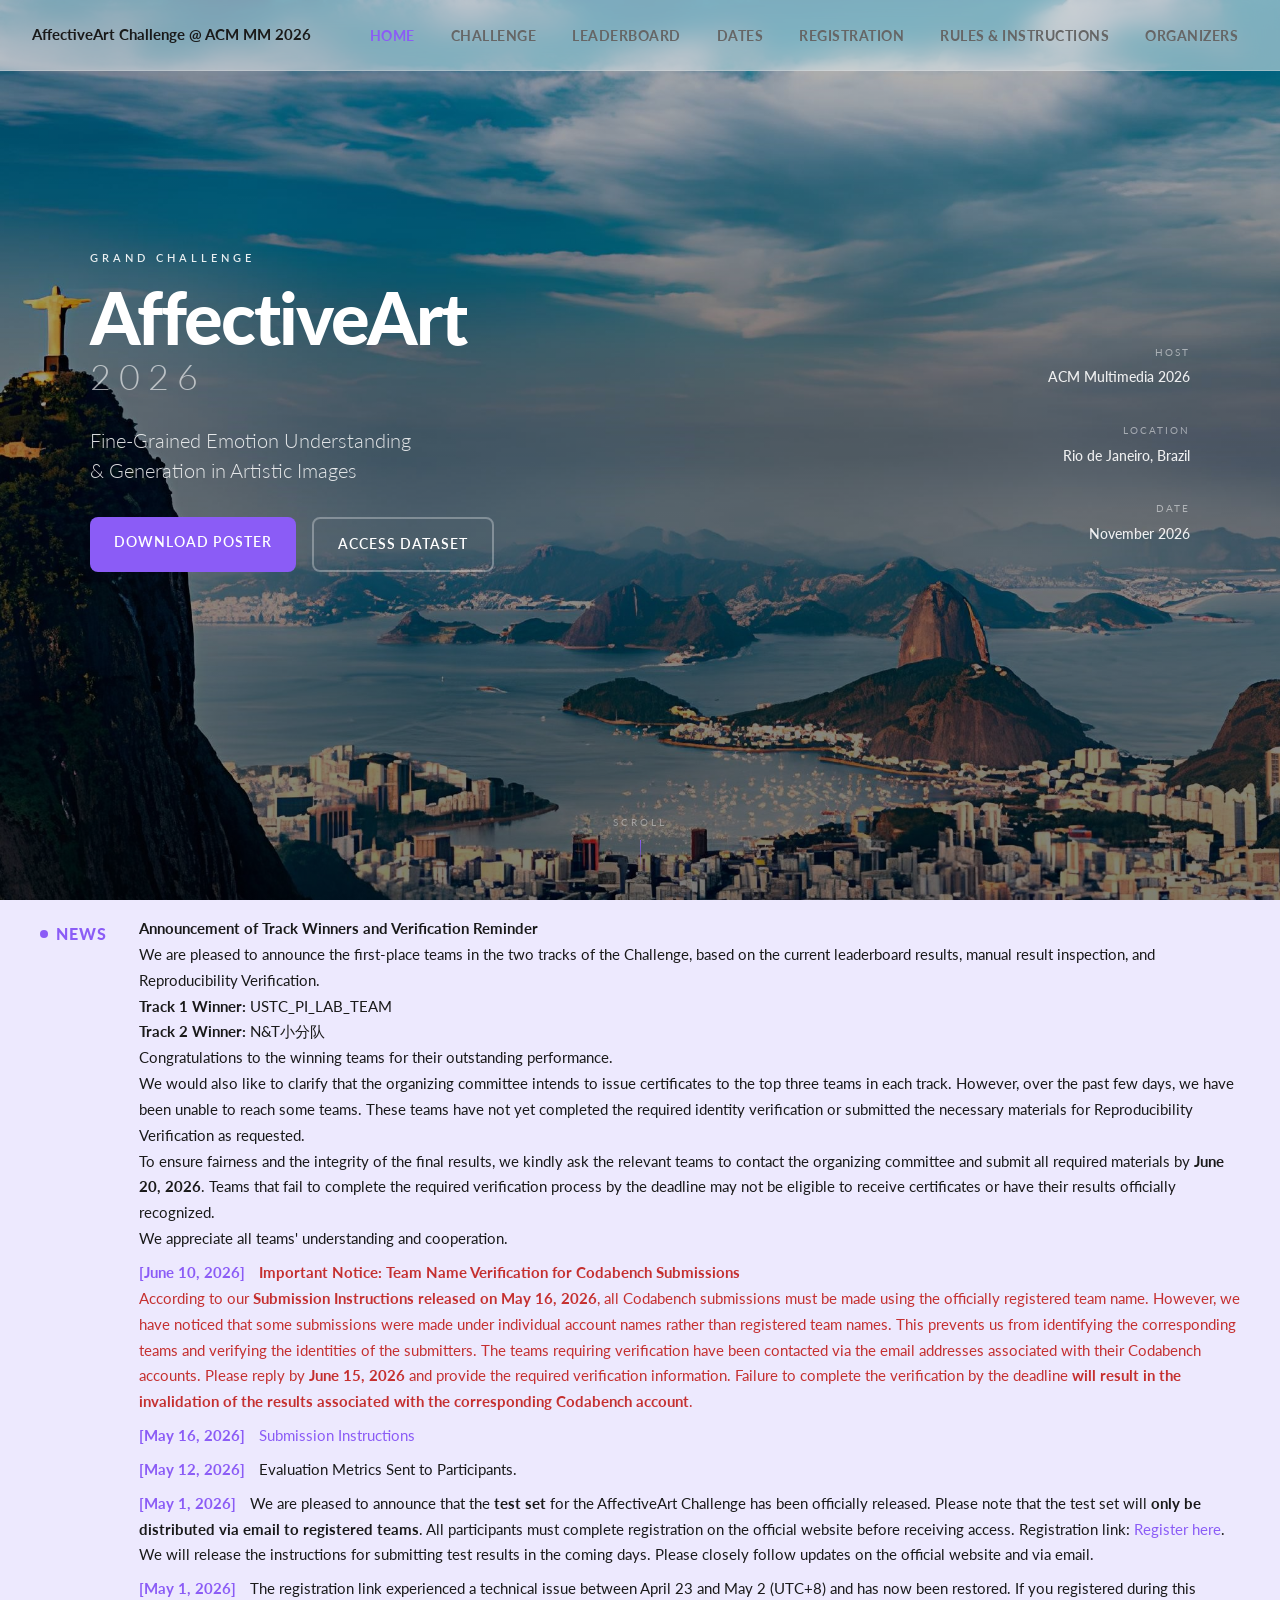
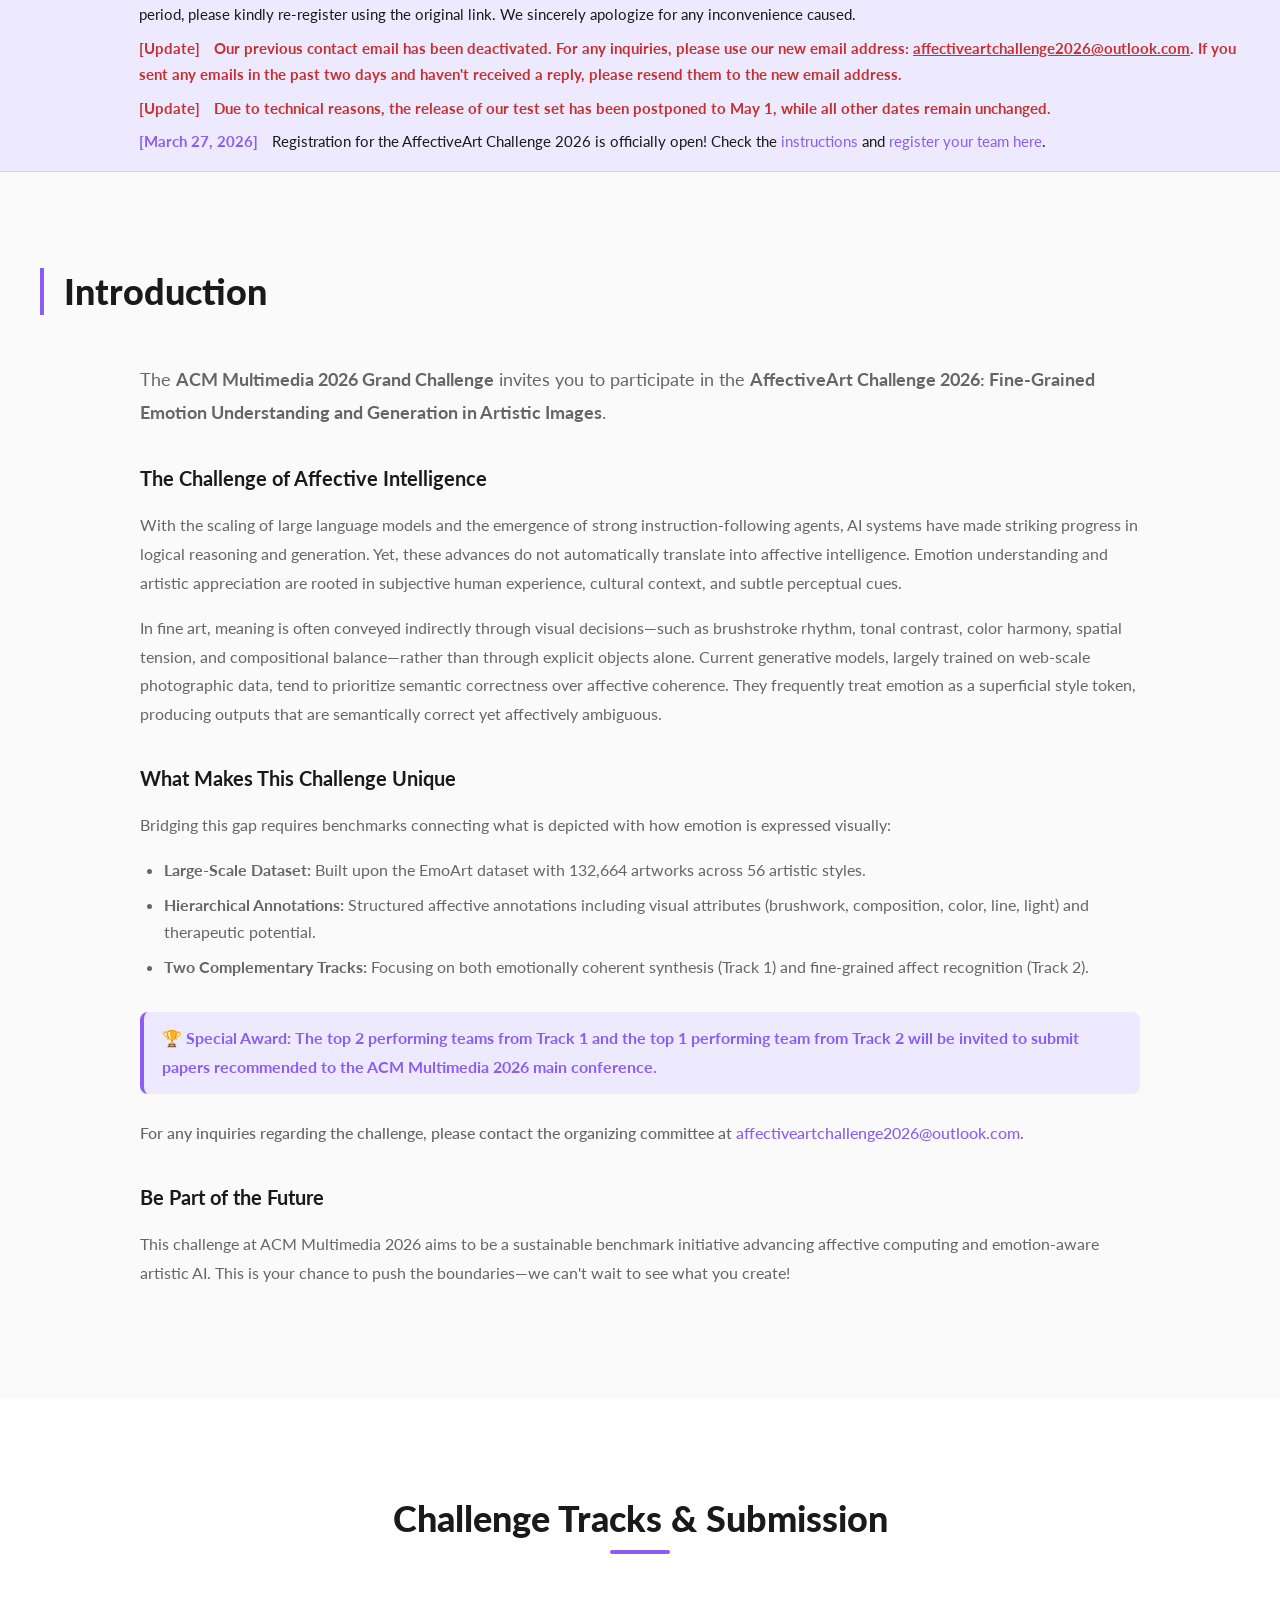
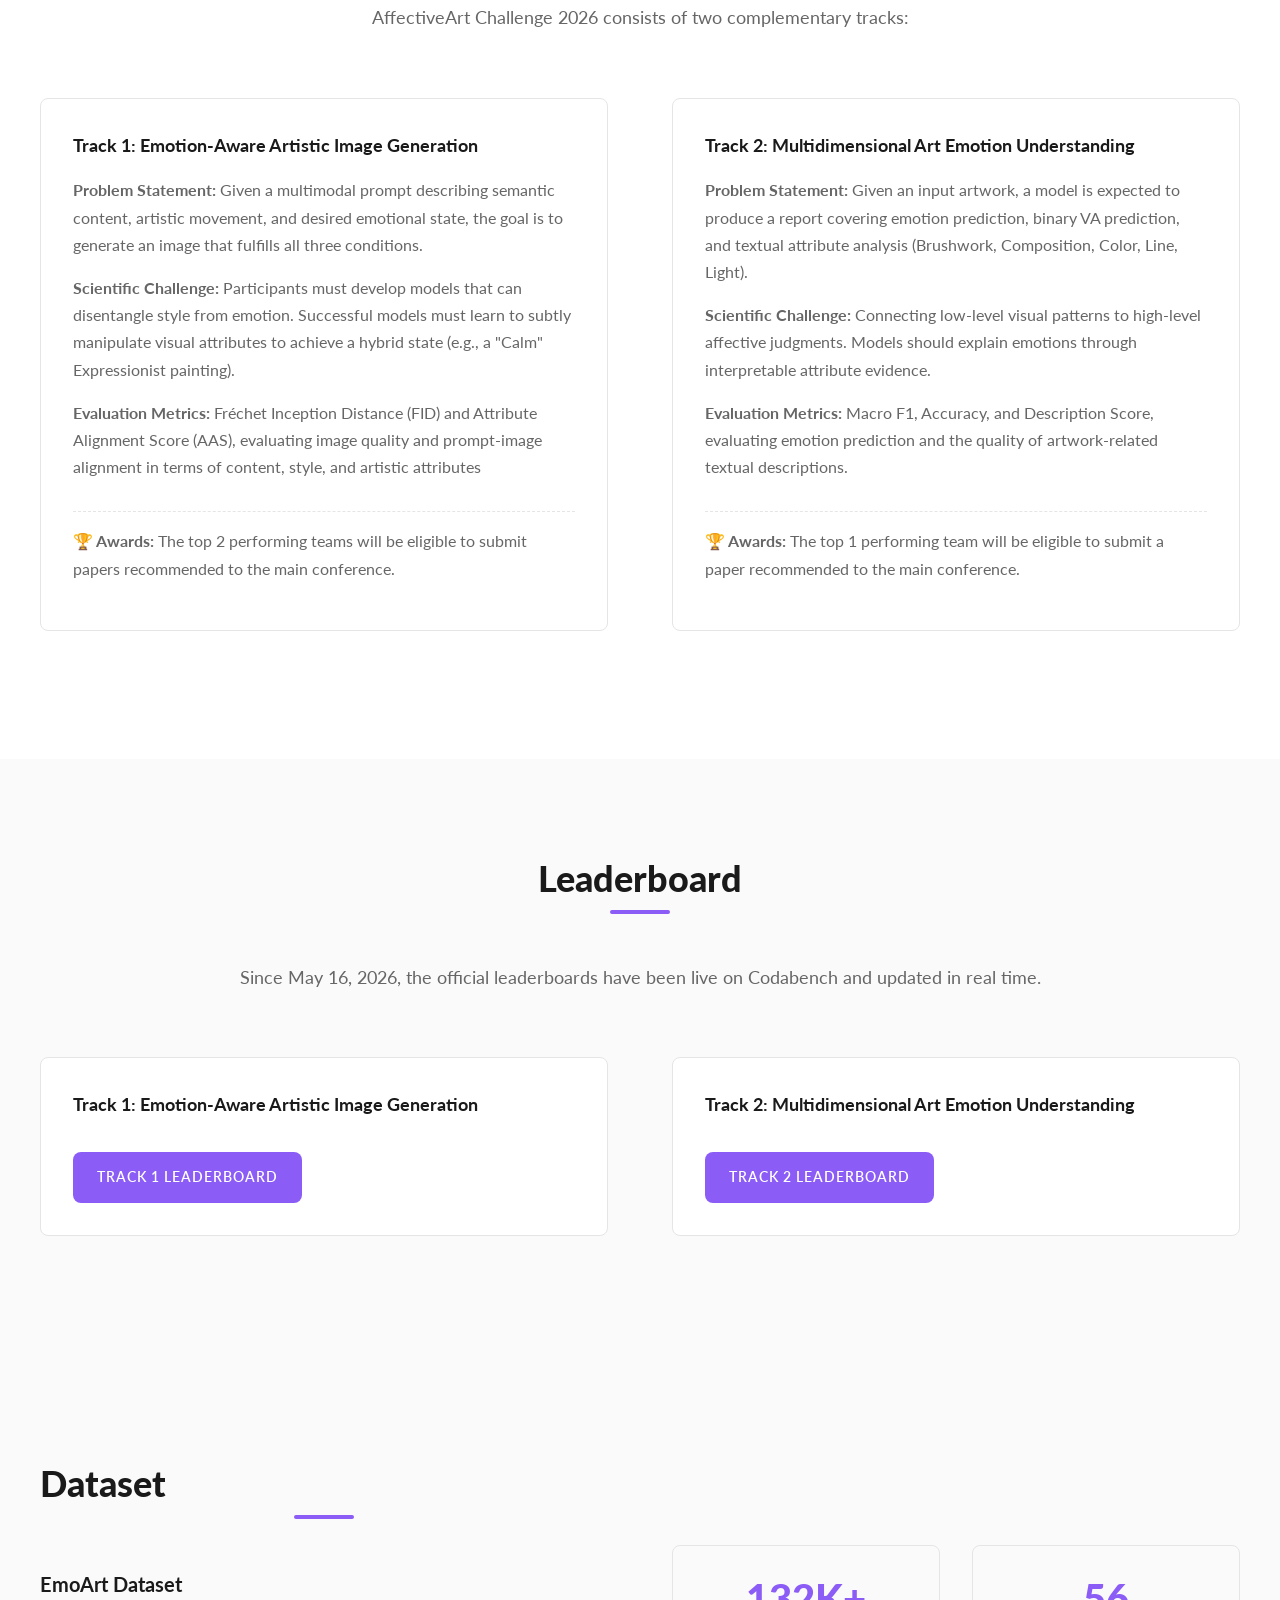
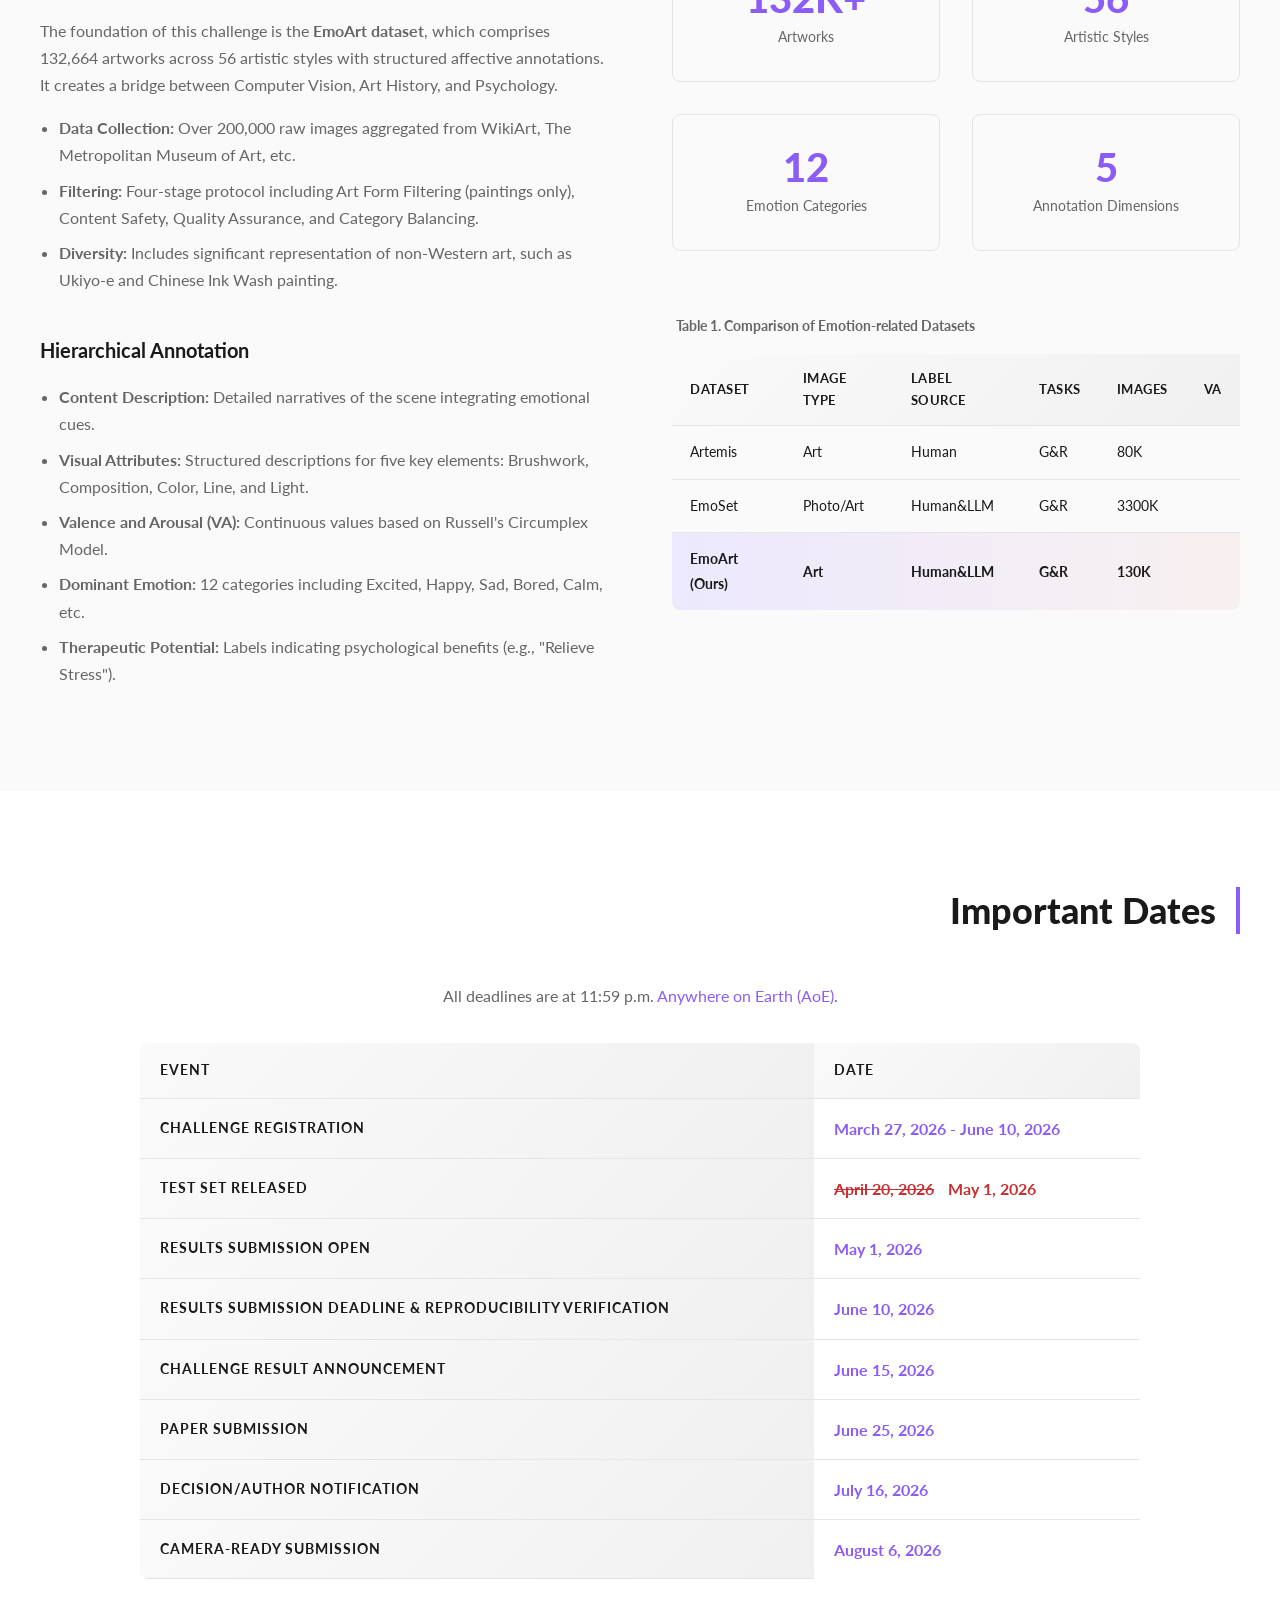
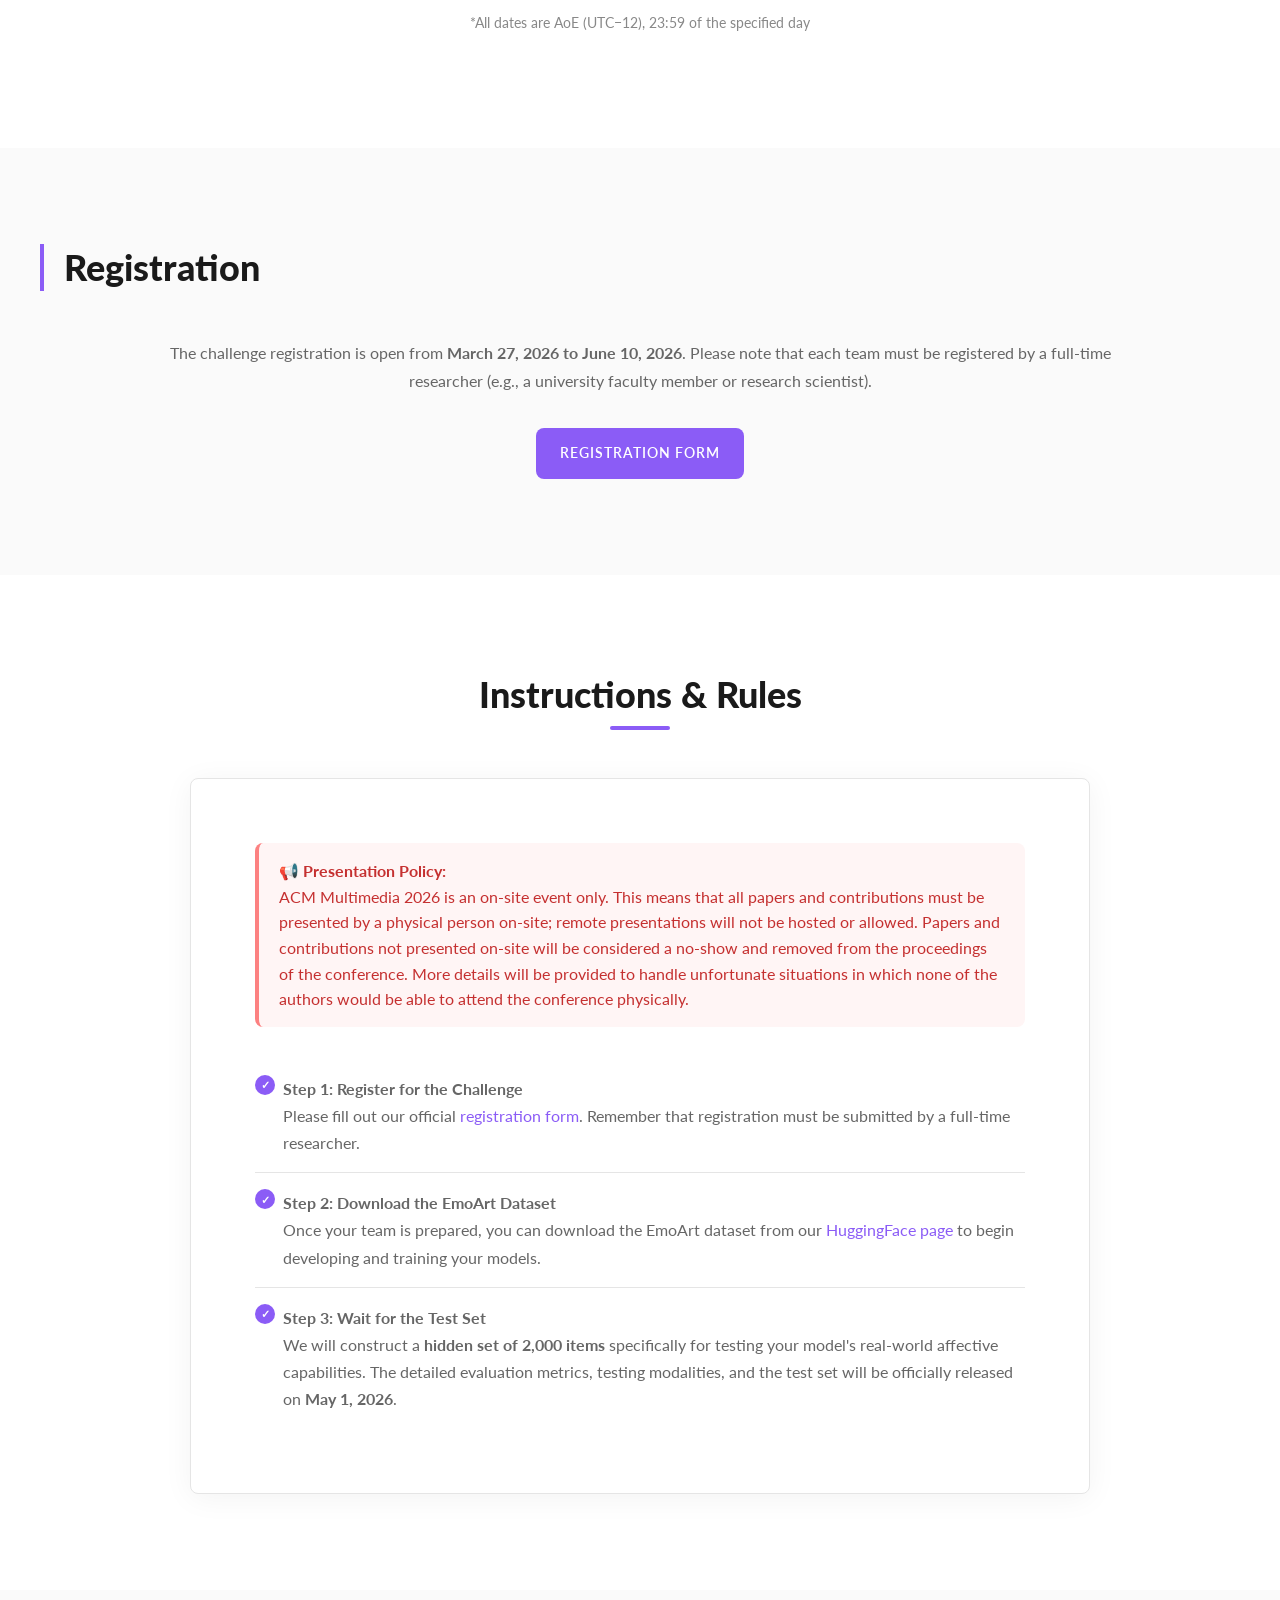
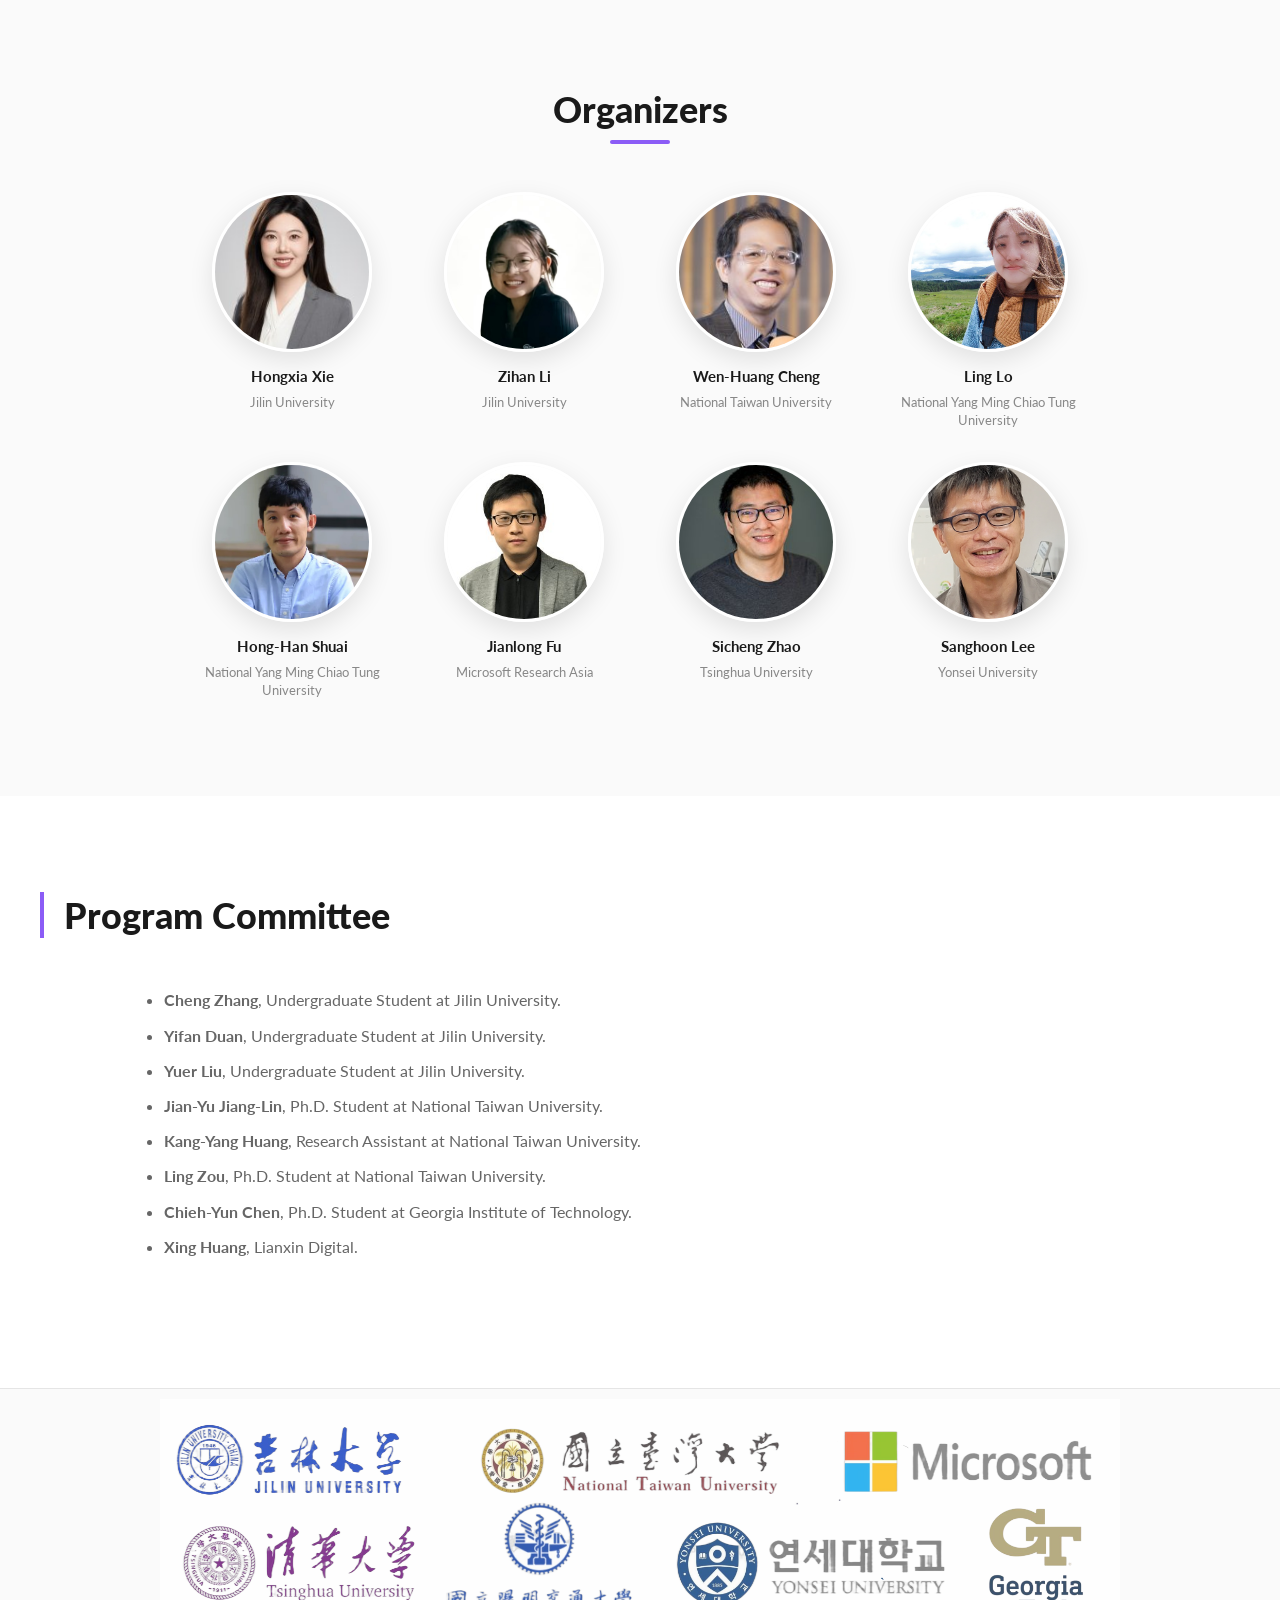
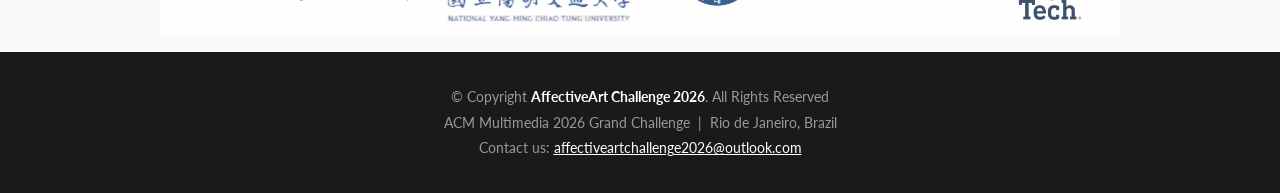
<file: index.html>
<!DOCTYPE html>
<html lang="en">
<head>
    <meta charset="UTF-8">
    <meta name="viewport" content="width=device-width, initial-scale=1.0">
    <title>AffectiveArt Challenge 2026 | ACM Multimedia Grand Challenge</title>
    <link rel="shortcut icon" href="images/logo/icon.png" type="image/x-icon">
    <link rel="preconnect" href="https://fonts.googleapis.com">
    <link rel="preconnect" href="https://fonts.gstatic.com" crossorigin>
    <link href="https://fonts.googleapis.com/css2?family=Lato:wght@300;400;700;900&display=swap" rel="stylesheet">
    <style>
        :root {
            --color-primary: #1a1a1a;
            --color-secondary: #666;
            --color-accent: #8b5cf6;
            --color-accent-light: #ede9fe;
            --color-bg: #fafafa;
            --color-white: #ffffff;
            --color-border: #e5e5e5;
            --color-muted: #888;
            --font-main: 'Lato', sans-serif;
            --spacing-xs: 0.5rem;
            --spacing-sm: 1rem;
            --spacing-md: 2rem;
            --spacing-lg: 4rem;
            --spacing-xl: 6rem;
            --radius: 8px;
        }

        * {
            margin: 0;
            padding: 0;
            box-sizing: border-box;
        }

        html {
            scroll-behavior: smooth;
        }

        body {
            font-family: var(--font-main);
            font-weight: 400;
            color: var(--color-primary);
            background-color: var(--color-bg);
            line-height: 1.7;
            -webkit-font-smoothing: antialiased;
        }

        a {
            color: var(--color-accent);
            text-decoration: none;
            transition: color 0.3s;
        }

        a:hover {
            color: var(--color-primary);
        }

        /* Navigation */
        .navbar {
            position: fixed;
            top: 0;
            left: 0;
            right: 0;
            background: rgba(250, 250, 250, 0.5);
            backdrop-filter: blur(12px);
            -webkit-backdrop-filter: blur(12px);
            z-index: 1000;
            border-bottom: 1px solid rgba(229, 229, 229, 0.3);
        }

        .nav-container {
            max-width: 1320px;
            margin: 0 auto;
            padding: 0 var(--spacing-md);
            display: flex;
            justify-content: space-between;
            align-items: center;
            height: 70px;
        }

        .nav-logo {
            font-weight: 700;
            font-size: 0.95rem;
            color: var(--color-primary);
            text-decoration: none;
            letter-spacing: 0;
        }

        .nav-links {
            display: flex;
            gap: var(--spacing-sm);
            list-style: none;
        }

        .nav-links a {
            text-decoration: none;
            color: var(--color-secondary);
            font-weight: 700;
            font-size: 0.85rem;
            text-transform: uppercase;
            letter-spacing: 0.5px;
            transition: color 0.3s;
            position: relative;
            padding: 6px 10px;
        }

        .nav-links a:hover,
        .nav-links a.active {
            color: var(--color-accent);
        }

        /* Hero Section */
        .hero {
            min-height: 100vh;
            display: flex;
            align-items: center;
            justify-content: center;
            padding: var(--spacing-xl) var(--spacing-md);
            position: relative;
            background: linear-gradient(rgba(0,0,0,0.3), rgba(0,0,0,0.5)), url('images/background.jpg');
            background-size: cover;
            background-position: center;
        }

        .hero-content {
            width: 100%;
            max-width: 1100px;
            margin: 0 auto;
            color: var(--color-white);
            display: grid;
            grid-template-columns: 1.5fr 1fr;
            gap: var(--spacing-lg);
            align-items: center;
            transform: translateY(-50px);
        }

        .hero-main {
            grid-column: 1;
            margin-top: 20px;
        }

        .hero-label {
            display: block;
            font-size: 0.7rem;
            font-weight: 600;
            text-transform: uppercase;
            letter-spacing: 4px;
            color: rgba(255,255,255,0.9);
            margin-bottom: var(--spacing-sm);
        }

        .hero-title {
            font-size: clamp(2.5rem, 6vw, 4.5rem);
            font-weight: 900;
            line-height: 0.95;
            margin-bottom: var(--spacing-md);
            letter-spacing: -2px;
        }

        .title-word {
            display: block;
        }

        .title-year {
            display: block;
            font-size: 0.5em;
            font-weight: 300;
            letter-spacing: 8px;
            color: rgba(255,255,255,0.6);
            margin-top: 0.2em;
        }

        .hero-desc {
            font-size: clamp(1rem, 2vw, 1.25rem);
            font-weight: 300;
            color: rgba(255,255,255,0.85);
            line-height: 1.5;
            max-width: 500px;
        }

        .hero-info {
            grid-column: 2;
            display: flex;
            flex-direction: column;
            gap: var(--spacing-md);
            text-align: right;
            margin-top: 90px;
        }

        .info-block {
            display: flex;
            flex-direction: column;
            gap: 4px;
        }

        .info-label {
            font-size: 0.65rem;
            text-transform: uppercase;
            letter-spacing: 2px;
            color: rgba(255,255,255,0.5);
        }

        .info-value {
            font-size: 0.9rem;
            font-weight: 500;
            color: rgba(255,255,255,0.9);
        }

        .info-value a {
            color: #34e89e;
            border-bottom: 1px solid transparent;
            transition: border-color 0.3s;
        }

        .info-value a:hover {
            border-bottom-color: #34e89e;
        }

        .hero-actions {
            display: flex;
            gap: var(--spacing-sm);
            margin-top: var(--spacing-md);
            flex-wrap: wrap;
        }

        .btn {
            display: inline-block;
            padding: 0.875rem 1.5rem;
            font-family: var(--font-main);
            font-size: 0.85rem;
            font-weight: 600;
            text-decoration: none;
            text-transform: uppercase;
            letter-spacing: 1px;
            border-radius: var(--radius);
            transition: all 0.3s;
            cursor: pointer;
            border: none;
            text-align: center;
        }

        .btn-primary {
            background: var(--color-accent);
            color: white;
        }

        .btn-primary:hover {
            background: #d64a3f;
            transform: translateY(-2px);
            box-shadow: 0 10px 30px rgba(232, 90, 79, 0.3);
        }

        .btn-secondary {
            background: transparent;
            color: white;
            border: 2px solid rgba(255,255,255,0.3);
        }

        .btn-secondary:hover {
            background: white;
            color: var(--color-primary);
            border-color: white;
        }

        .hero-scroll {
            position: absolute;
            bottom: 30px;
            left: 50%;
            transform: translateX(-50%);
            display: flex;
            flex-direction: column;
            align-items: center;
            gap: 8px;
            color: rgba(255,255,255,0.4);
            font-size: 0.65rem;
            text-transform: uppercase;
            letter-spacing: 3px;
        }

        .scroll-line {
            width: 1px;
            height: 30px;
            background: linear-gradient(to bottom, var(--color-accent), transparent);
        }

        /* Section Styles */
        section {
            padding: var(--spacing-xl) var(--spacing-md);
        }

        .container {
            max-width: 1200px;
            margin: 0 auto;
        }

        .section-header {
            margin-bottom: var(--spacing-md);
            text-align: center;
        }

        .section-header-left {
            text-align: left;
        }

        .section-header-left .section-title {
            padding-left: 20px;
            border-left: 4px solid var(--color-accent);
        }

        .section-header-left .section-title::after {
            display: none;
        }

        .section-header-right {
            text-align: right;
        }

        .section-header-right .section-title {
            padding-right: 20px;
            border-right: 4px solid var(--color-accent);
        }

        .section-header-right .section-title::after {
            display: none;
        }

        .section-label {
            font-size: 0.75rem;
            font-weight: 700;
            text-transform: uppercase;
            letter-spacing: 3px;
            color: var(--color-accent);
            margin-bottom: var(--spacing-xs);
            display: inline-block;
            padding: 4px 12px;
            background: var(--color-accent-light);
            border-radius: 20px;
        }

        .section-title {
            font-size: clamp(1.75rem, 3vw, 2.25rem);
            font-weight: 900;
            line-height: 1.3;
            margin-bottom: var(--spacing-sm);
            position: relative;
            display: inline-block;
        }

        .section-title::after {
            content: '';
            display: block;
            width: 60px;
            height: 4px;
            background: var(--color-accent);
            border-radius: 2px;
            margin: var(--spacing-xs) auto 0;
        }

        .section-header-left .section-title,
        .section-header-right .section-title {
            display: inline-block;
        }

        .section-description {
            font-size: 1.1rem;
            color: var(--color-secondary);
            max-width: 900px;
            font-weight: 300;
        }

        /* Content Block */
        .content-block {
            max-width: 1000px;
            margin: 0 auto;
        }

        .content-block h3 {
            font-size: 1.25rem;
            font-weight: 700;
            margin: var(--spacing-md) 0 var(--spacing-sm);
            color: var(--color-primary);
        }

        .content-block h3:first-child {
            margin-top: 0;
        }

        .content-block p {
            color: var(--color-secondary);
            margin-bottom: var(--spacing-sm);
            line-height: 1.8;
        }

        .content-block ul {
            margin-bottom: var(--spacing-md);
            padding-left: 1.5rem;
            color: var(--color-secondary);
        }

        .content-block li {
            margin-bottom: var(--spacing-xs);
            line-height: 1.7;
        }

        .lead {
            font-size: 1.15rem;
            color: var(--color-secondary);
            margin-bottom: var(--spacing-md);
        }

        /* Two Column Layout */
        .two-col {
            display: grid;
            grid-template-columns: 1fr 1fr;
            gap: var(--spacing-lg);
            align-items: center;
        }

        .two-col.reverse {
            direction: rtl;
        }

        .two-col.reverse > * {
            direction: ltr;
        }

        .col-content h3 {
            font-size: 1.25rem;
            font-weight: 700;
            margin: var(--spacing-md) 0 var(--spacing-sm);
        }

        .col-content h3:first-child {
            margin-top: 0;
        }

        .col-content p {
            color: var(--color-secondary);
            margin-bottom: var(--spacing-sm);
        }

        .col-content ul {
            padding-left: 1.2rem;
            color: var(--color-secondary);
        }

        .col-content li {
            margin-bottom: var(--spacing-xs);
        }

        /* Stats Grid */
        .stats-grid {
            display: grid;
            grid-template-columns: repeat(2, 1fr);
            gap: var(--spacing-md);
        }

        .stat-item {
            background: var(--color-bg);
            padding: var(--spacing-md);
            border-radius: var(--radius);
            text-align: center;
            border: 1px solid var(--color-border);
            transition: all 0.3s;
        }

        .stat-item:hover {
            border-color: var(--color-accent);
        }

        .stat-number {
            font-size: 2.5rem;
            font-weight: 900;
            color: var(--color-accent);
            line-height: 1;
        }

        .stat-label {
            font-size: 0.85rem;
            color: var(--color-secondary);
            margin-top: var(--spacing-xs);
        }

        /* Info Cards */
        .info-card {
            background: var(--color-white);
            padding: var(--spacing-md);
            border-radius: var(--radius);
            border: 1px solid var(--color-border);
            margin-bottom: var(--spacing-sm);
        }

        .info-card h4 {
            font-size: 1rem;
            font-weight: 700;
            margin-bottom: var(--spacing-xs);
            color: var(--color-accent);
        }

        .info-card p {
            font-size: 0.95rem;
            color: var(--color-secondary);
            margin: 0;
        }

        /* Track Cards */
        .track-card {
            background: var(--color-white);
            padding: var(--spacing-md);
            border-radius: var(--radius);
            border: 1px solid var(--color-border);
            margin-bottom: var(--spacing-md);
            transition: all 0.3s;
            height: 100%;
        }

        .track-card:hover {
            border-color: var(--color-accent);
        }

        .tracks-row .col-content {
            display: flex;
        }

        .tracks-row .track-card {
            flex: 1;
            display: flex;
            flex-direction: column;
        }

        /* Column Layout Helpers */
        .col-content {
            display: flex;
            flex-direction: column;
            justify-content: center;
        }

        .col-visual {
            display: flex;
            flex-direction: column;
            gap: var(--spacing-md);
            justify-content: center;
        }

        .track-card h3 {
            font-size: 1.1rem;
            font-weight: 700;
            margin-bottom: var(--spacing-sm);
            color: var(--color-primary);
        }

        .track-card p {
            color: var(--color-secondary);
            margin-bottom: var(--spacing-sm);
        }

        .track-card ul {
            margin-top: var(--spacing-sm);
            padding-left: 1.2rem;
            color: var(--color-secondary);
        }

        /* Emotion Tags */
        .emotion-tags {
            display: flex;
            flex-wrap: wrap;
            gap: 8px;
        }

        .emotion-tag {
            background: var(--color-white);
            border: 1px solid var(--color-border);
            padding: 6px 14px;
            border-radius: 20px;
            font-size: 0.8rem;
            font-weight: 400;
            transition: all 0.3s;
        }

        .emotion-tag:hover {
            background: var(--color-accent);
            color: var(--color-white);
            border-color: var(--color-accent);
        }

        /* Table Styles */
        .data-table {
            width: 100%;
            border-collapse: separate;
            border-spacing: 0;
            font-size: 0.9rem;
            border-radius: var(--radius);
            overflow: hidden;
        }

        .data-table thead {
            background: linear-gradient(135deg, var(--color-bg) 0%, #f0f0f0 100%);
        }

        .data-table th,
        .data-table td {
            padding: 14px 18px;
            text-align: left;
            border-bottom: 1px solid var(--color-border);
        }

        .data-table th {
            font-weight: 700;
            color: var(--color-primary);
            text-transform: uppercase;
            font-size: 0.8rem;
            letter-spacing: 0.5px;
        }

        .data-table tbody tr {
            background: transparent;
            transition: background 0.2s;
        }

        .data-table tbody tr:hover {
            background: var(--color-bg);
        }

        .data-table tbody tr:last-child td {
            border-bottom: none;
        }

        .data-table .highlight {
            background: linear-gradient(90deg, var(--color-accent-light) 0%, rgba(245, 230, 229, 0.5) 100%);
            font-weight: 700;
        }

        .data-table caption {
            caption-side: top;
            text-align: left;
            font-weight: 700;
            margin-bottom: var(--spacing-sm);
            color: var(--color-secondary);
            font-size: 0.85rem;
            padding: 0 4px;
        }

        /* Dates Table */
        .dates-table {
            width: 100%;
            border-collapse: separate;
            border-spacing: 0;
            border-radius: var(--radius);
            overflow: hidden;
        }

        .dates-table th,
        .dates-table td {
            padding: 16px 20px;
            text-align: left;
            border-bottom: 1px solid var(--color-border);
        }

        .dates-table th {
            background: linear-gradient(135deg, var(--color-bg) 0%, #f0f0f0 100%);
            font-weight: 700;
            font-size: 0.85rem;
            text-transform: uppercase;
            letter-spacing: 1px;
        }

        .dates-table tr:last-child td {
            border-bottom: none;
        }

        .dates-table td:first-child {
            font-weight: 600;
        }

        .dates-table td:last-child {
            color: var(--color-accent);
            font-weight: 700;
        }

        .dates-table tbody tr {
            background: transparent;
            transition: background 0.2s;
        }

        .dates-table tbody tr:hover {
            background: var(--color-bg);
        }

        /* Reg Step */
        .reg-step-title {
            font-size: 0.85rem;
            font-weight: 700;
            text-transform: uppercase;
            letter-spacing: 1px;
            color: var(--color-accent);
            margin: var(--spacing-md) 0 var(--spacing-xs);
        }

        /* Rules Block */
        .rules-block {
            max-width: 900px;
            margin: 0 auto;
            background: var(--color-white);
            padding: var(--spacing-lg);
            border-radius: var(--radius);
            box-shadow: 0 4px 30px rgba(0,0,0,0.05);
            border: 1px solid var(--color-border);
        }

        .rules-list {
            list-style: none;
            padding: 0;
            margin: 0;
        }

        .rules-list > li {
            padding: var(--spacing-sm) 0;
            padding-left: 28px;
            position: relative;
            border-bottom: 1px solid var(--color-border);
            color: var(--color-secondary);
            line-height: 1.7;
        }

        .rules-list > li:last-child {
            border-bottom: none;
        }

        .rules-list > li::before {
            content: '✓';
            position: absolute;
            left: 0;
            top: var(--spacing-sm);
            width: 20px;
            height: 20px;
            background: var(--color-accent);
            color: white;
            border-radius: 50%;
            display: flex;
            align-items: center;
            justify-content: center;
            font-size: 0.7rem;
            font-weight: 700;
        }

        .rules-list ul {
            margin-top: var(--spacing-xs);
            padding-left: 1.5rem;
        }

        .rules-list ul li {
            margin-bottom: 4px;
        }

        /* News Banner Styling */
        .news-banner {
            padding: var(--spacing-sm) var(--spacing-md);
            background: var(--color-accent-light);
            border-bottom: 1px solid rgba(139, 92, 246, 0.2);
        }
        
        .news-banner-inner {
            display: flex;
            align-items: flex-start;
            gap: var(--spacing-md);
            max-width: 1200px;
            margin: 0 auto;
        }
        
        .news-banner-title {
            font-size: 1rem;
            font-weight: 900;
            color: var(--color-accent);
            text-transform: uppercase;
            letter-spacing: 1px;
            margin: 0;
            margin-top: 4px;
            flex-shrink: 0;
            display: flex;
            align-items: center;
            gap: 8px;
        }
        
        .news-banner-title::before {
            content: '';
            display: block;
            width: 8px;
            height: 8px;
            background: var(--color-accent);
            border-radius: 50%;
            animation: pulse 2s infinite;
        }
        
        @keyframes pulse {
            0% { box-shadow: 0 0 0 0 rgba(139, 92, 246, 0.7); }
            70% { box-shadow: 0 0 0 6px rgba(139, 92, 246, 0); }
            100% { box-shadow: 0 0 0 0 rgba(139, 92, 246, 0); }
        }
        
        .news-banner-content {
            font-size: 0.95rem;
            color: var(--color-primary);
            display: flex;
            flex-direction: column;
            gap: 8px;
        }
        
        .news-date {
            font-weight: 700;
            color: var(--color-accent);
            margin-right: 10px;
        }

        /* Organizers - Circular Style */
        .organizers-row {
            display: flex;
            justify-content: center;
            gap: var(--spacing-md);
            margin-bottom: var(--spacing-md);
        }

        .organizers-row:last-child {
            margin-bottom: 0;
        }

        .organizer-item {
            text-align: center;
            flex: 0 0 auto;
        }

        .row-4 .organizer-item {
            width: calc(25% - var(--spacing-md) * 3 / 4);
            max-width: 200px;
        }

        .row-3 .organizer-item {
            width: calc(25% - var(--spacing-md) * 3 / 4);
            max-width: 200px;
        }

        .organizer-photo {
            width: 160px;
            height: 160px;
            margin: 0 auto 12px;
            border-radius: 50%;
            overflow: hidden;
            box-shadow: 0 8px 25px rgba(0,0,0,0.1);
            transition: all 0.3s ease;
            border: 3px solid var(--color-white);
        }

        .organizer-photo:hover {
            box-shadow: 0 8px 25px rgba(0,0,0,0.15);
            transform: translateY(-2px);
        }

        .organizer-photo img {
            width: 100%;
            height: 100%;
            object-fit: cover;
        }

        .organizer-name {
            font-size: 0.95rem;
            font-weight: 700;
            margin-bottom: 4px;
        }

        .organizer-name a {
            color: var(--color-primary);
        }

        .organizer-name a:hover {
            color: var(--color-accent);
        }

        .organizer-affiliation {
            font-size: 0.8rem;
            color: var(--color-muted);
            line-height: 1.4;
        }

        /* PC Members */
        .pc-block {
            max-width: 900px;
            margin: 0 auto;
            background: var(--color-white);
            padding: var(--spacing-lg);
            border-radius: var(--radius);
            box-shadow: 0 4px 30px rgba(0,0,0,0.05);
            border: 1px solid var(--color-border);
        }

        .pc-list {
            list-style: none;
            padding: 0;
            margin: 0;
            display: grid;
            grid-template-columns: repeat(auto-fit, minmax(300px, 1fr));
            gap: var(--spacing-sm);
        }

        .pc-list li {
            padding: var(--spacing-sm);
            padding-left: 36px;
            position: relative;
            background: var(--color-bg);
            border-radius: var(--radius);
            border: 1px solid var(--color-border);
            transition: all 0.3s;
        }

        .pc-list li:hover {
            border-color: var(--color-accent);
            transform: translateY(-2px);
            box-shadow: 0 4px 15px rgba(0,0,0,0.05);
        }

        .pc-list li::before {
            content: '';
            position: absolute;
            left: 12px;
            top: 50%;
            transform: translateY(-50%);
            width: 12px;
            height: 12px;
            background: linear-gradient(135deg, var(--color-accent) 0%, #ff7b6e 100%);
            border-radius: 50%;
            box-shadow: 0 2px 8px rgba(232, 90, 79, 0.3);
        }

        /* Partner Logos */
        .partner-logos {
            text-align: center;
        }

        .partner-logos img {
            max-width: 80%;
            opacity: 0.8;
        }

        /* Footer */
        footer {
            background: var(--color-primary);
            color: var(--color-white);
            padding: var(--spacing-md);
            text-align: center;
        }

        .footer-content {
            font-size: 0.9rem;
            color: #999;
            line-height: 1.8;
        }

        .footer-content strong {
            color: #fff;
        }

        .footer-content a {
            color: #fff;
            text-decoration: underline;
        }

        .footer-content a:hover {
            color: var(--color-accent);
        }

        /* Section Backgrounds */
        .section-alt {
            background: var(--color-white);
        }

        /* Scroll Animations */
        .slide-in-left {
            opacity: 0;
            transform: translateX(-60px);
            transition: all 0.8s ease-out;
        }

        .slide-in-left.visible {
            opacity: 1;
            transform: translateX(0);
        }

        .slide-in-right {
            opacity: 0;
            transform: translateX(60px);
            transition: all 0.8s ease-out;
        }

        .slide-in-right.visible {
            opacity: 1;
            transform: translateX(0);
        }

        .slide-in-bottom {
            opacity: 0;
            transform: translateY(40px);
            transition: all 0.6s ease-out;
        }

        .slide-in-bottom.visible {
            opacity: 1;
            transform: translateY(0);
        }

        /* Stagger delays for children */
        .slide-in-left > *:nth-child(1) { transition-delay: 0.1s; }
        .slide-in-left > *:nth-child(2) { transition-delay: 0.2s; }
        .slide-in-left > *:nth-child(3) { transition-delay: 0.3s; }

        .slide-in-right > *:nth-child(1) { transition-delay: 0.1s; }
        .slide-in-right > *:nth-child(2) { transition-delay: 0.2s; }
        .slide-in-right > *:nth-child(3) { transition-delay: 0.3s; }

        /* Responsive */
        @media (max-width: 992px) {
            .two-col {
                grid-template-columns: 1fr;
                gap: var(--spacing-md);
            }

            .two-col.reverse {
                direction: ltr;
            }

            .tracks-row .col-content {
                display: block;
            }

            .organizers-row {
                flex-wrap: wrap;
            }

            .row-4 .organizer-item,
            .row-3 .organizer-item {
                width: calc(50% - var(--spacing-sm) / 2);
                max-width: none;
            }

            .content-block {
                padding: var(--spacing-md);
            }
        }

        @media (max-width: 768px) {
            .nav-links {
                display: none;
            }

            .nav-logo {
                font-size: 0.75rem;
            }

            .hero-content {
                grid-template-columns: 1fr;
                text-align: center;
                gap: var(--spacing-md);
            }

            .hero-actions {
                justify-content: center;
            }

            .hero-info {
                text-align: center;
                flex-direction: row;
                justify-content: center;
                flex-wrap: wrap;
                gap: var(--spacing-sm);
            }

            .info-block {
                align-items: center;
            }

            .hero-desc {
                margin: 0 auto;
            }

            .section-header-left,
            .section-header-right {
                text-align: center;
            }

            .section-header-left .section-title,
            .section-header-right .section-title {
                padding-left: 0;
                padding-right: 0;
                border-left: none;
                border-right: none;
            }

            .section-header-left .section-title::after,
            .section-header-right .section-title::after {
                display: block;
                margin: var(--spacing-xs) auto 0;
            }

            .row-4 .organizer-item,
            .row-3 .organizer-item {
                width: 100%;
            }

            .organizer-photo {
                width: 140px;
                height: 140px;
            }

            .hero-buttons {
                flex-direction: column;
            }

            .btn {
                width: 100%;
            }

            section {
                padding: var(--spacing-lg) var(--spacing-md);
            }
            
            .news-banner-inner {
                flex-direction: column;
                align-items: flex-start;
                gap: 4px;
            }
        }
    </style>
</head>
<body>
    <nav class="navbar">
        <div class="nav-container">
            <a href="#" class="nav-logo">AffectiveArt Challenge @ ACM MM 2026</a>
            <ul class="nav-links">
                <li><a href="#intro" class="active">Home</a></li>
                <li><a href="#tracks">Challenge</a></li>
                <li><a href="#leaderboard">Leaderboard</a></li>
                <li><a href="#dates">Dates</a></li>
                <li><a href="#registration">Registration</a></li>
                <li><a href="#rules">Rules & Instructions</a></li>
                <li><a href="#organizers">Organizers</a></li>
            </ul>
        </div>
    </nav>

    <section class="hero">
        <div class="hero-content">
            <div class="hero-main">
                <span class="hero-label">Grand Challenge</span>
                <h1 class="hero-title">
                    <span class="title-word">AffectiveArt</span>
                    <span class="title-year">2026</span>
                </h1>
                <p class="hero-desc">Fine-Grained Emotion Understanding<br>&amp; Generation in Artistic Images</p>
                <div class="hero-actions">
                    <a href="images/poster.png" download class="btn btn-primary">Download Poster</a>
                    <a href="https://huggingface.co/datasets/printblue/EmoArt-130k" target="_blank" class="btn btn-secondary">Access Dataset</a>
                </div>
            </div>
            <div class="hero-info">
                <div class="info-block">
                    <span class="info-label">Host</span>
                    <a href="https://www.acmmm2026.org/" target="_blank" class="info-value">ACM Multimedia 2026</a>
                </div>
                <div class="info-block">
                    <span class="info-label">Location</span>
                    <span class="info-value">Rio de Janeiro, Brazil</span>
                </div>
                <div class="info-block">
                    <span class="info-label">Date</span>
                    <span class="info-value">November 2026</span>
                </div>
            </div>
        </div>
        <div class="hero-scroll">
            <span>Scroll</span>
            <div class="scroll-line"></div>
        </div>
    </section>
    
    <div id="news" class="news-banner">
        <div class="news-banner-inner slide-in-left">
            <div class="news-banner-title">News</div>
            <div class="news-banner-content">

                <div>
                    <!-- <span class="news-date">[June 16, 2026]</span> -->
                    <strong>Announcement of Track Winners and Verification Reminder</strong><br>
                    We are pleased to announce the first-place teams in the two tracks of the Challenge, based on the current leaderboard results, manual result inspection, and Reproducibility Verification.<br>
                
                    <strong>Track 1 Winner:</strong> USTC_PI_LAB_TEAM<br>
                    <strong>Track 2 Winner:</strong> N&amp;T小分队<br>
                
                    Congratulations to the winning teams for their outstanding performance.<br>
                
                    We would also like to clarify that the organizing committee intends to issue certificates to the top three teams in each track. However, over the past few days, we have been unable to reach some teams. These teams have not yet completed the required identity verification or submitted the necessary materials for Reproducibility Verification as requested.<br>
                
                    To ensure fairness and the integrity of the final results, we kindly ask the relevant teams to contact the organizing committee and submit all required materials by <strong>June 20, 2026</strong>. Teams that fail to complete the required verification process by the deadline may not be eligible to receive certificates or have their results officially recognized.<br>
                
                    We appreciate all teams' understanding and cooperation.
                </div>


                <div style="color: #c53030;">
                    <span class="news-date">[June 10, 2026]</span>
                    <strong>Important Notice: Team Name Verification for Codabench Submissions</strong><br>
                    According to our <strong>Submission Instructions released on May 16, 2026</strong>, all Codabench submissions must be made using the officially registered team name.
                    However, we have noticed that some submissions were made under individual account names rather than registered team names. This prevents us from identifying the corresponding teams and verifying the identities of the submitters.
                    The teams requiring verification have been contacted via the email addresses associated with their Codabench accounts.
                    Please reply by <strong>June 15, 2026</strong> and provide the required verification information. Failure to complete the verification by the deadline <strong>will result in the invalidation of the results associated with the corresponding Codabench account</strong>.
                </div>
                <div>
                    <span class="news-date">[May 16, 2026]</span>
                    <a href="https://github.com/lizihan363-ship-it/AffectiveArt2026/blob/main/Submission%20Instructions.md" target="_blank">
                        Submission Instructions
                    </a>
                </div>
                <div>
                    <span class="news-date">[May 12, 2026]</span>
                    Evaluation Metrics Sent to Participants.
                </div>
                <div>
                    <span class="news-date">[May 1, 2026]</span>
                    We are pleased to announce that the <strong>test set</strong> for the AffectiveArt Challenge has been officially released. 
                    Please note that the test set will <strong>only be distributed via email to registered teams</strong>. All participants must complete registration on the official website before receiving access. 
                    Registration link: 
                    <a href="https://ecnvgo5j07bl.feishu.cn/share/base/form/shrcnstZsDs1PCKbKZ7JDi4NXhd" target="_blank">Register here</a>.
                    <br>
                    We will release the instructions for submitting test results in the coming days. Please closely follow updates on the official website and via email.
                </div>
                
                <div>
                    <span class="news-date">[May 1, 2026]</span>
                    The registration link experienced a technical issue between April 23 and May 2 (UTC+8) and has now been restored. 
                    If you registered during this period, please kindly re-register using the original link. 
                    We sincerely apologize for any inconvenience caused.
                </div>
                <div>
                    <span class="news-date" style="color: #c53030;">[Update]</span>
                    <strong style="color: #c53030;">Our previous contact email has been deactivated. For any inquiries, please use our new email address: <a href="mailto:affectiveartchallenge2026@outlook.com" style="color: inherit; text-decoration: underline;">affectiveartchallenge2026@outlook.com</a>. If you sent any emails in the past two days and haven't received a reply, please resend them to the new email address.</strong>
                </div>
                <div>
                    <span class="news-date" style="color: #c53030;">[Update]</span>
                    <strong style="color: #c53030;">Due to technical reasons, the release of our test set has been postponed to May 1, while all other dates remain unchanged.</strong>
                </div>
                <div>
                    <span class="news-date">[March 27, 2026]</span>
                    Registration for the AffectiveArt Challenge 2026 is officially open! Check the <a href="#rules">instructions</a> and <a href="#registration">register your team here</a>.
                </div>
            </div>
        </div>
    </div>

    <section id="intro">
        <div class="container">
            <div class="section-header section-header-left">
                <h2 class="section-title">Introduction</h2>
            </div>
            <div class="content-block slide-in-bottom">
                <p class="lead">
                    The <strong>ACM Multimedia 2026 Grand Challenge</strong> invites you to participate in the 
                    <strong>AffectiveArt Challenge 2026: Fine-Grained Emotion Understanding and Generation in Artistic Images</strong>.
                </p>
                
                <h3>The Challenge of Affective Intelligence</h3>
                <p>
                    With the scaling of large language models and the emergence of strong instruction-following agents, AI systems have made striking progress in logical reasoning and generation. Yet, these advances do not automatically translate into affective intelligence. Emotion understanding and artistic appreciation are rooted in subjective human experience, cultural context, and subtle perceptual cues.
                </p>
                <p>
                    In fine art, meaning is often conveyed indirectly through visual decisions—such as brushstroke rhythm, tonal contrast, color harmony, spatial tension, and compositional balance—rather than through explicit objects alone. Current generative models, largely trained on web-scale photographic data, tend to prioritize semantic correctness over affective coherence. They frequently treat emotion as a superficial style token, producing outputs that are semantically correct yet affectively ambiguous.
                </p>
                
                <h3>What Makes This Challenge Unique</h3>
                <p>
                    Bridging this gap requires benchmarks connecting what is depicted with how emotion is expressed visually:
                </p>
                
                <ul>
                    <li><strong>Large-Scale Dataset:</strong> Built upon the EmoArt dataset with 132,664 artworks across 56 artistic styles.</li>
                    <li><strong>Hierarchical Annotations:</strong> Structured affective annotations including visual attributes (brushwork, composition, color, line, light) and therapeutic potential.</li>
                    <li><strong>Two Complementary Tracks:</strong> Focusing on both emotionally coherent synthesis (Track 1) and fine-grained affect recognition (Track 2).</li>
                </ul>

                <p style="color: var(--color-accent); font-weight: 700; background: var(--color-accent-light); padding: 12px 18px; border-radius: var(--radius); border-left: 4px solid var(--color-accent);">
                    🏆 Special Award: The top 2 performing teams from Track 1 and the top 1 performing team from Track 2 will be invited to submit papers recommended to the ACM Multimedia 2026 main conference.
                </p>

                <p style="margin-top: 25px; margin-bottom: 25px; font-weight: 500;">
                    For any inquiries regarding the challenge, please contact the organizing committee at 
                    <a href="mailto:affectiveartchallenge2026@outlook.com">affectiveartchallenge2026@outlook.com</a>.
                </p>
                
                <h3>Be Part of the Future</h3>
                <p>
                    This challenge at ACM Multimedia 2026 aims to be a sustainable benchmark initiative advancing affective computing and emotion-aware artistic AI. This is your chance to push the boundaries—we can't wait to see what you create!
                </p>
            </div>
        </div>
    </section>

    <section id="tracks" class="section-alt">
        <div class="container">
            <div class="section-header">
                <h2 class="section-title">Challenge Tracks & Submission</h2>
            </div>

            <p class="lead slide-in-bottom" style="text-align: center; margin-bottom: var(--spacing-lg);">
                AffectiveArt Challenge 2026 consists of two complementary tracks:
            </p>

            <div class="two-col tracks-row slide-in-left">
                <div class="col-content">
                    <div class="track-card">
                        <h3>Track 1: Emotion-Aware Artistic Image Generation</h3>
                        <p><strong>Problem Statement:</strong> Given a multimodal prompt describing semantic content, artistic movement, and desired emotional state, the goal is to generate an image that fulfills all three conditions.</p>
                        <p><strong>Scientific Challenge:</strong> Participants must develop models that can disentangle style from emotion. Successful models must learn to subtly manipulate visual attributes to achieve a hybrid state (e.g., a "Calm" Expressionist painting).</p>
                        <p><strong>Evaluation Metrics:</strong> Fréchet Inception Distance (FID) and Attribute Alignment Score (AAS), evaluating image quality and prompt-image alignment in terms of content, style, and artistic attributes</p>
                        <p style="margin-top: 15px; padding-top: 15px; border-top: 1px dashed var(--color-border);"><strong>🏆 Awards:</strong> The top 2 performing teams will be eligible to submit papers recommended to the main conference.</p>
                    </div>
                </div>
                <div class="col-content">
                    <div class="track-card">
                        <h3>Track 2: Multidimensional Art Emotion Understanding</h3>
                        <p><strong>Problem Statement:</strong> Given an input artwork, a model is expected to produce a report covering emotion prediction, binary VA prediction, and textual attribute analysis (Brushwork, Composition, Color, Line, Light).</p>
                        <p><strong>Scientific Challenge:</strong> Connecting low-level visual patterns to high-level affective judgments. Models should explain emotions through interpretable attribute evidence.</p>
                        <p><strong>Evaluation Metrics:</strong> Macro F1, Accuracy, and Description Score, evaluating emotion prediction and the quality of artwork-related textual descriptions.</p>
                        <p style="margin-top: 15px; padding-top: 15px; border-top: 1px dashed var(--color-border);"><strong>🏆 Awards:</strong> The top 1 performing team will be eligible to submit a paper recommended to the main conference.</p>
                    </div>
                </div>
            </div>
        </div>
    </section>
    <section id="leaderboard">
        <div class="container">
            <div class="section-header">
                <h2 class="section-title">Leaderboard</h2>
            </div>

            <p class="lead slide-in-bottom" style="text-align: center; margin-bottom: var(--spacing-lg);">
                Since May 16, 2026, the official leaderboards have been live on Codabench and updated in real time.
            </p>

            <div class="two-col tracks-row slide-in-left">
                <div class="col-content">
                    <div class="track-card">
                        <h3>Track 1: Emotion-Aware Artistic Image Generation</h3>
                    
                        <div style="margin-top: auto; padding-top: var(--spacing-sm);">
                            <a href="https://www.codabench.org/competitions/16299/#/results-tab" target="_blank" class="btn btn-primary">
                                Track 1 Leaderboard
                            </a>
                        </div>
                    </div>
                </div>

                <div class="col-content">
                    <div class="track-card">
                        <h3>Track 2: Multidimensional Art Emotion Understanding</h3>
                       
                        <div style="margin-top: auto; padding-top: var(--spacing-sm);">
                            <a href="https://www.codabench.org/competitions/16304/#/results-tab" target="_blank" class="btn btn-primary">
                                Track 2 Leaderboard
                            </a>
                        </div>
                    </div>
                </div>
            </div>
        </div>
    </section>
    <section id="dataset">
        <div class="container">
            <div class="two-col">
                <div class="col-content slide-in-left">
                    <h2 class="section-title">Dataset</h2>

                    <h3>EmoArt Dataset</h3>
                    <p>
                        The foundation of this challenge is the <strong>EmoArt dataset</strong>, which comprises 132,664 artworks across 56 artistic styles with structured affective annotations. It creates a bridge between Computer Vision, Art History, and Psychology.
                    </p>

                    <ul>
                        <li><strong>Data Collection:</strong> Over 200,000 raw images aggregated from WikiArt, The Metropolitan Museum of Art, etc.</li>
                        <li><strong>Filtering:</strong> Four-stage protocol including Art Form Filtering (paintings only), Content Safety, Quality Assurance, and Category Balancing.</li>
                        <li><strong>Diversity:</strong> Includes significant representation of non-Western art, such as Ukiyo-e and Chinese Ink Wash painting.</li>
                    </ul>

                    <h3>Hierarchical Annotation</h3>
                    <ul>
                        <li><strong>Content Description:</strong> Detailed narratives of the scene integrating emotional cues.</li>
                        <li><strong>Visual Attributes:</strong> Structured descriptions for five key elements: Brushwork, Composition, Color, Line, and Light.</li>
                        <li><strong>Valence and Arousal (VA):</strong> Continuous values based on Russell's Circumplex Model.</li>
                        <li><strong>Dominant Emotion:</strong> 12 categories including Excited, Happy, Sad, Bored, Calm, etc.</li>
                        <li><strong>Therapeutic Potential:</strong> Labels indicating psychological benefits (e.g., "Relieve Stress").</li>
                    </ul>
                </div>
                <div class="col-visual slide-in-right">
                    <div class="stats-grid">
                        <div class="stat-item">
                            <div class="stat-number">132K+</div>
                            <div class="stat-label">Artworks</div>
                        </div>
                        <div class="stat-item">
                            <div class="stat-number">56</div>
                            <div class="stat-label">Artistic Styles</div>
                        </div>
                        <div class="stat-item">
                            <div class="stat-number">12</div>
                            <div class="stat-label">Emotion Categories</div>
                        </div>
                        <div class="stat-item">
                            <div class="stat-number">5</div>
                            <div class="stat-label">Annotation Dimensions</div>
                        </div>
                    </div>

                    <div class="table-responsive" style="margin-top: var(--spacing-md);">
                        <table class="data-table">
                            <caption>Table 1. Comparison of Emotion-related Datasets</caption>
                            <thead>
                                <tr>
                                    <th>Dataset</th>
                                    <th>Image Type</th>
                                    <th>Label Source</th>
                                    <th>Tasks</th>
                                    <th>Images</th>
                                    <th>VA</th>
                                </tr>
                            </thead>
                            <tbody>
                                <tr>
                                    <td>Artemis</td>
                                    <td>Art</td>
                                    <td>Human</td>
                                    <td>G&amp;R</td>
                                    <td>80K</td>
                                    <td></td>
                                </tr>
                                <tr>
                                    <td>EmoSet</td>
                                    <td>Photo/Art</td>
                                    <td>Human&amp;LLM</td>
                                    <td>G&amp;R</td>
                                    <td>3300K</td>
                                    <td></td>
                                </tr>
                                <tr class="highlight">
                                    <td>EmoArt (Ours)</td>
                                    <td>Art</td>
                                    <td>Human&amp;LLM</td>
                                    <td>G&amp;R</td>
                                    <td>130K</td>
                                    <td></td>
                                </tr>
                            </tbody>
                        </table>
                    </div>
                </div>
            </div>
        </div>
    </section>

    <section id="dates" class="section-alt">
        <div class="container">
            <div class="section-header section-header-right">
                <h2 class="section-title">Important Dates</h2>
            </div>

            <div class="content-block slide-in-bottom">
                <p style="text-align: center; margin-bottom: var(--spacing-md);">
                    All deadlines are at 11:59 p.m.
                    <a href="https://www.timeanddate.com/time/zones/aoe" target="_blank">Anywhere on Earth (AoE)</a>.
                </p>

                <div class="table-responsive">
                    <table class="dates-table">
                        <thead>
                            <tr>
                                <th>Event</th>
                                <th>Date</th>
                            </tr>
                        </thead>
                        <tbody>
                            <tr>
                                <th scope="row">Challenge Registration</th>
                                <td>March 27, 2026 - June 10, 2026</td>
                            </tr>
                            <tr>
                                <th scope="row">Test Set Released</th>
                                <td><s style="color: #c53030; margin-right: 10px;">April 20, 2026</s> <span style="color: #c53030; font-weight: bold;">May 1, 2026</span></td>
                            </tr>
                            <tr>
                                <th scope="row">Results Submission Open</th>
                                <td>May 1, 2026</td>
                            </tr>
                            <tr>
                                <th scope="row">Results Submission Deadline & Reproducibility Verification</th>
                                <td>June 10, 2026</td>
                            </tr>
                            <tr>
                                <th scope="row">Challenge Result Announcement</th>
                                <td>June 15, 2026</td>
                            </tr>
                            <tr>
                                <th scope="row">Paper Submission</th>
                                <td>June 25, 2026</td>
                            </tr>
                            <tr>
                                <th scope="row">Decision/Author Notification</th>
                                <td>July 16, 2026</td>
                            </tr>
                            <tr>
                                <th scope="row">Camera-Ready Submission</th>
                                <td>August 6, 2026</td>
                            </tr>
                        </tbody>
                    </table>
                </div>

                <p style="font-size: 0.85rem; color: var(--color-muted); text-align: center; margin-top: var(--spacing-md);">
                    *All dates are AoE (UTC−12), 23:59 of the specified day
                </p>
            </div>
        </div>
    </section>

    <section id="registration">
        <div class="container">
            <div class="section-header section-header-left">
                <h2 class="section-title">Registration</h2>
            </div>

            <div class="content-block slide-in-left">
                <p style="text-align: center;">
                    The challenge registration is open from <strong>March 27, 2026 to June 10, 2026</strong>. Please note that each team must be registered by a full-time researcher (e.g., a university faculty member or research scientist).
                </p>
                <div style="margin-top: var(--spacing-md); display: flex; justify-content: center;">
                    <a href="https://ecnvgo5j07bl.feishu.cn/share/base/form/shrcnstZsDs1PCKbKZ7JDi4NXhd" target="_blank" class="btn btn-primary">Registration Form</a>
                </div>
            </div>
        </div>
    </section>

    <section id="rules" class="section-alt">
        <div class="container">
            <div class="section-header">
                <h2 class="section-title">Instructions & Rules</h2>
            </div>
            
            <div class="rules-block slide-in-bottom">
                
                <div style="background: #fff5f5; color: #c53030; padding: 15px 20px; border-radius: var(--radius); border-left: 4px solid #fc8181; margin-bottom: var(--spacing-md); line-height: 1.6;">
                    <strong>📢 Presentation Policy:</strong><br>
                    ACM Multimedia 2026 is an on-site event only. This means that all papers and contributions must be presented by a physical person on-site; remote presentations will not be hosted or allowed. Papers and contributions not presented on-site will be considered a no-show and removed from the proceedings of the conference. More details will be provided to handle unfortunate situations in which none of the authors would be able to attend the conference physically.
                </div>

                <ul class="rules-list">
                    <li>
                        <strong>Step 1: Register for the Challenge</strong><br>
                        Please fill out our official <a href="https://ecnvgo5j07bl.feishu.cn/share/base/form/shrcnstZsDs1PCKbKZ7JDi4NXhd" target="_blank">registration form</a>. Remember that registration must be submitted by a full-time researcher.
                    </li>
                    <li>
                        <strong>Step 2: Download the EmoArt Dataset</strong><br>
                        Once your team is prepared, you can download the EmoArt dataset from our <a href="https://huggingface.co/datasets/printblue/EmoArt-130k" target="_blank">HuggingFace page</a> to begin developing and training your models.
                    </li>
                    <li>
                        <strong>Step 3: Wait for the Test Set</strong><br>
                        We will construct a <strong>hidden set of 2,000 items</strong> specifically for testing your model's real-world affective capabilities. The detailed evaluation metrics, testing modalities, and the test set will be officially released on <strong>May 1, 2026</strong>.
                    </li>
                </ul>
            </div>
        </div>
    </section>

    <section id="organizers">
        <div class="container">
            <div class="section-header">
                <h2 class="section-title">Organizers</h2>
            </div>
        </div>

        <div class="container" style="max-width: 1000px;">
            <div class="organizers-row row-4 slide-in-bottom">
                <div class="organizer-item">
                    <div class="organizer-photo">
                        <img src="images/hongxiaxie.jpg" alt="Hongxia Xie" loading="lazy">
                    </div>
                    <div class="organizer-name">
                        <a href="mailto:hongxiaxie@jlu.edu.cn">Hongxia Xie</a>
                    </div>
                    <div class="organizer-affiliation">Jilin University</div>
                </div>

                <div class="organizer-item">
                    <div class="organizer-photo">
                        <img src="images/lizihan.jpg" alt="Zihan Li" loading="lazy">
                    </div>
                    <div class="organizer-name">
                        <a href="mailto:zihan25@mails.jlu.edu.cn">Zihan Li</a>
                    </div>
                    <div class="organizer-affiliation">Jilin University</div>
                </div>

                <div class="organizer-item">
                    <div class="organizer-photo">
                        <img src="images/wenhuangcheng.jpg" alt="Wen-Huang Cheng" loading="lazy">
                    </div>
                    <div class="organizer-name">Wen-Huang Cheng</div>
                    <div class="organizer-affiliation">National Taiwan University</div>
                </div>

                <div class="organizer-item">
                    <div class="organizer-photo">
                        <img src="images/Lynn.jpg" alt="Ling Lo" loading="lazy">
                    </div>
                    <div class="organizer-name">Ling Lo</div>
                    <div class="organizer-affiliation">National Yang Ming Chiao Tung University</div>
                </div>
            </div>

            <div class="organizers-row row-4 slide-in-bottom">
                <div class="organizer-item">
                    <div class="organizer-photo">
                        <img src="images/honghanshuai.jpg" alt="Hong-Han Shuai" loading="lazy">
                    </div>
                    <div class="organizer-name">Hong-Han Shuai</div>
                    <div class="organizer-affiliation">National Yang Ming Chiao Tung University</div>
                </div>
                
                <div class="organizer-item">
                    <div class="organizer-photo">
                        <img src="images/jianlongfu.jpg" alt="Jianlong Fu" loading="lazy">
                    </div>
                    <div class="organizer-name">Jianlong Fu</div>
                    <div class="organizer-affiliation">Microsoft Research Asia</div>
                </div>

                <div class="organizer-item">
                    <div class="organizer-photo">
                        <img src="images/sichengzhao.jpg" alt="Sicheng Zhao" loading="lazy">
                    </div>
                    <div class="organizer-name">Sicheng Zhao</div>
                    <div class="organizer-affiliation">Tsinghua University</div>
                </div>

                <div class="organizer-item">
                    <div class="organizer-photo">
                        <img src="images/SanghoonLee.png" alt="Sanghoon Lee" loading="lazy">
                    </div>
                    <div class="organizer-name">Sanghoon Lee</div>
                    <div class="organizer-affiliation">Yonsei University</div>
                </div>
            </div>
        </div>
    </section>

    <section id="pc-members" class="section-alt">
        <div class="container">
            <div class="section-header section-header-left">
                <h2 class="section-title">Program Committee</h2>
            </div>
            <div class="content-block slide-in-bottom">
                <ul>
                    <li><strong>Cheng Zhang</strong>, Undergraduate Student at Jilin University.</li>
                    <li><strong>Yifan Duan</strong>, Undergraduate Student at Jilin University.</li>
                    <li><strong>Yuer Liu</strong>, Undergraduate Student at Jilin University.</li>
                    <li><strong>Jian-Yu Jiang-Lin</strong>, Ph.D. Student at National Taiwan University.</li>
                    <li><strong>Kang-Yang Huang</strong>, Research Assistant at National Taiwan University.</li>
                    <li><strong>Ling Zou</strong>, Ph.D. Student at National Taiwan University.</li>
                    <li><strong>Chieh-Yun Chen</strong>, Ph.D. Student at Georgia Institute of Technology.</li>
                    <li><strong>Xing Huang</strong>, Lianxin Digital.</li>
                </ul>
            </div>
        </div>
    </section>

    <section style="padding: 10px 0; border-top: 1px solid var(--color-border);">
        <div class="container partner-logos">
            <img src="images/logo/logo_ensemble2.png" alt="Partner Logos">
        </div>
    </section>

    <footer>
        <div class="footer-content">
            &copy; Copyright <strong>AffectiveArt Challenge 2026</strong>. All Rights Reserved<br>
            ACM Multimedia 2026 Grand Challenge &nbsp;|&nbsp; Rio de Janeiro, Brazil<br>
            Contact us: <a href="mailto:affectiveartchallenge2026@outlook.com">affectiveartchallenge2026@outlook.com</a>
        </div>
    </footer>

    <script>
        // Scroll animation observer
        document.addEventListener('DOMContentLoaded', function() {
            const animatedElements = document.querySelectorAll('.slide-in-left, .slide-in-right, .slide-in-bottom');

            const observerOptions = {
                root: null,
                rootMargin: '0px',
                threshold: 0.15
            };

            const observer = new IntersectionObserver((entries, observer) => {
                entries.forEach(entry => {
                    if (entry.isIntersecting) {
                        entry.target.classList.add('visible');
                        observer.unobserve(entry.target);
                    }
                });
            }, observerOptions);

            animatedElements.forEach(el => observer.observe(el));
        });
    </script>
</body>
</html>
</file>
